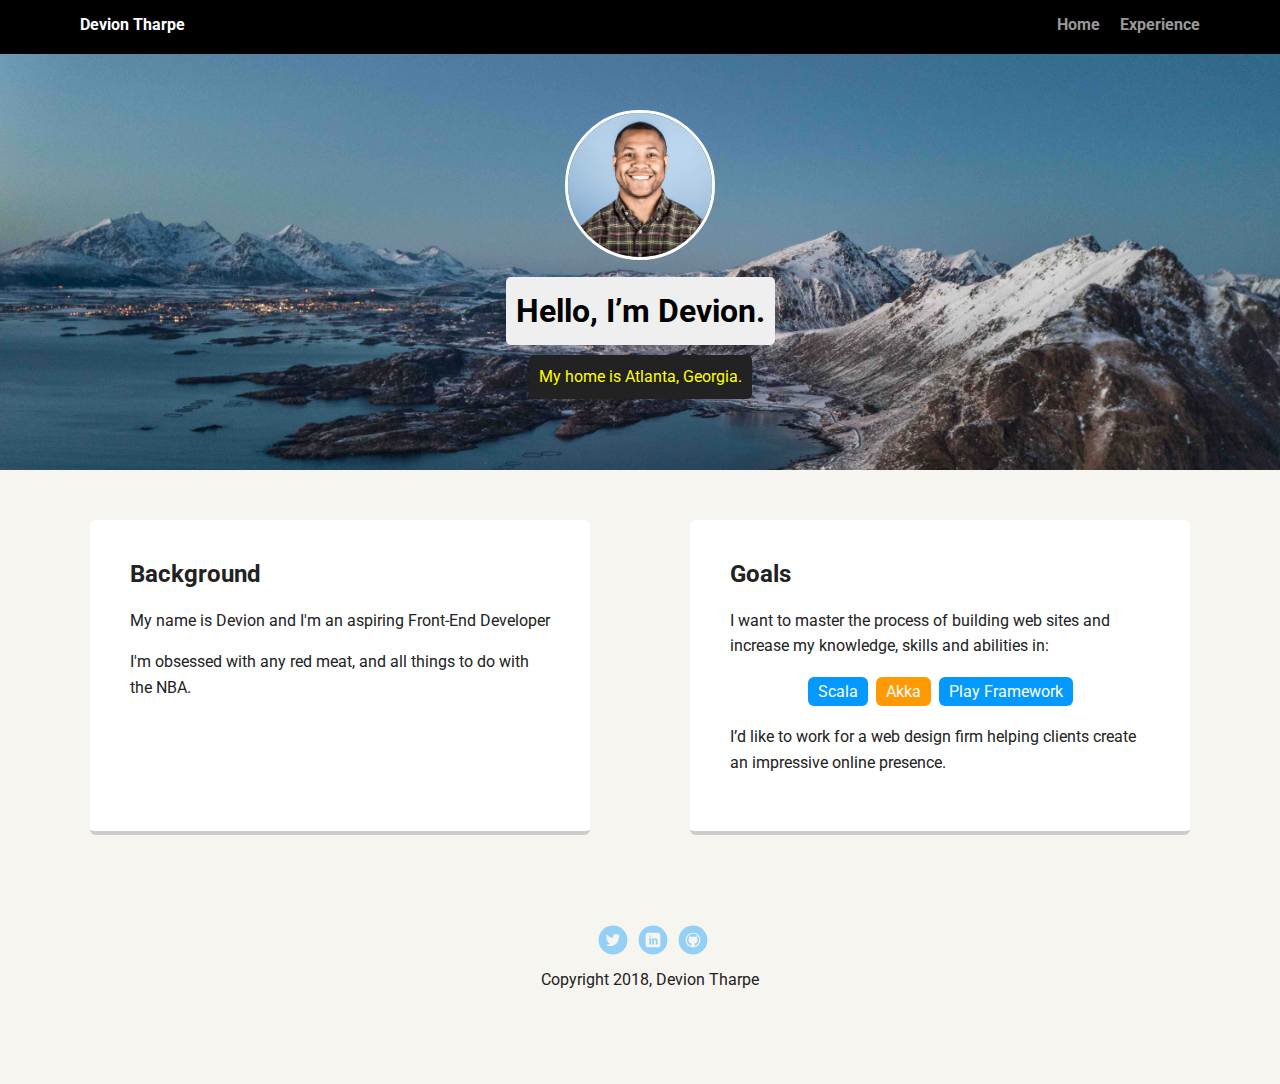
<file: index.html>
<!doctype html>
<html lang="en">
<head>
  <meta charset="utf-8">
  <title>Devion's Profile</title>
  <meta name="viewport" content="width=device-width, initial-scale=1.0">
  <link rel="stylesheet" href="styles.css">
  <link href="https://fonts.googleapis.com/css?family=Muli%7CRoboto:400,300,500,700,900" rel="stylesheet"></head>
  <body>

    <div class="main-nav">
        <ul class="nav">
          <li class="name">Devion Tharpe</li>
          <li><a href="#">Home</a></li>
          <li><a href="experience.html">Experience</a></li>
        </ul>
    </div>

    <header>
      <img src="devion2.jpg" alt="Picture of Devion" class="profile-image">
      <h1 class="tag name">Hello, I’m Devion.</h1>
      <p class="tag location">My home is Atlanta, Georgia.</p>
    </header>

    <main class="flex">
      <div class="card">
        <h2>Background</h2>
        <p>My name is Devion and I'm an aspiring Front-End Developer</p>
        <p>I'm obsessed with any red meat, and all things to do with the NBA.</p>
      </div> 

      <div class="card">
        <h2>Goals</h2>
        <p>I want to master the process of building web sites and increase my knowledge, skills and abilities in:</p>
        <ul class="skills">
          <li>Scala</li>
          <li>Akka</li>
          <li>Play Framework</li>
        </ul>
        <p>I’d like to work for a web design firm helping clients create an impressive online presence.</p>
      </div> 

    </main>
    <footer>
      <ul>
        <li><a href="https://twitter.com/devionthedev" class="social twitter">Twitter</a></li>
        <li><a href="https://www.linkedin.com/in/devion-tharpe-15959211a/" class="social linkedin">LinkedIn</a></li>
        <li><a href="https://github.com/deviontharpe" class="social github">Github</a></li>
      </ul>
      <p class="copyright">Copyright 2018, Devion Tharpe</p>
    </footer>
  </body>
  </html>
</file>
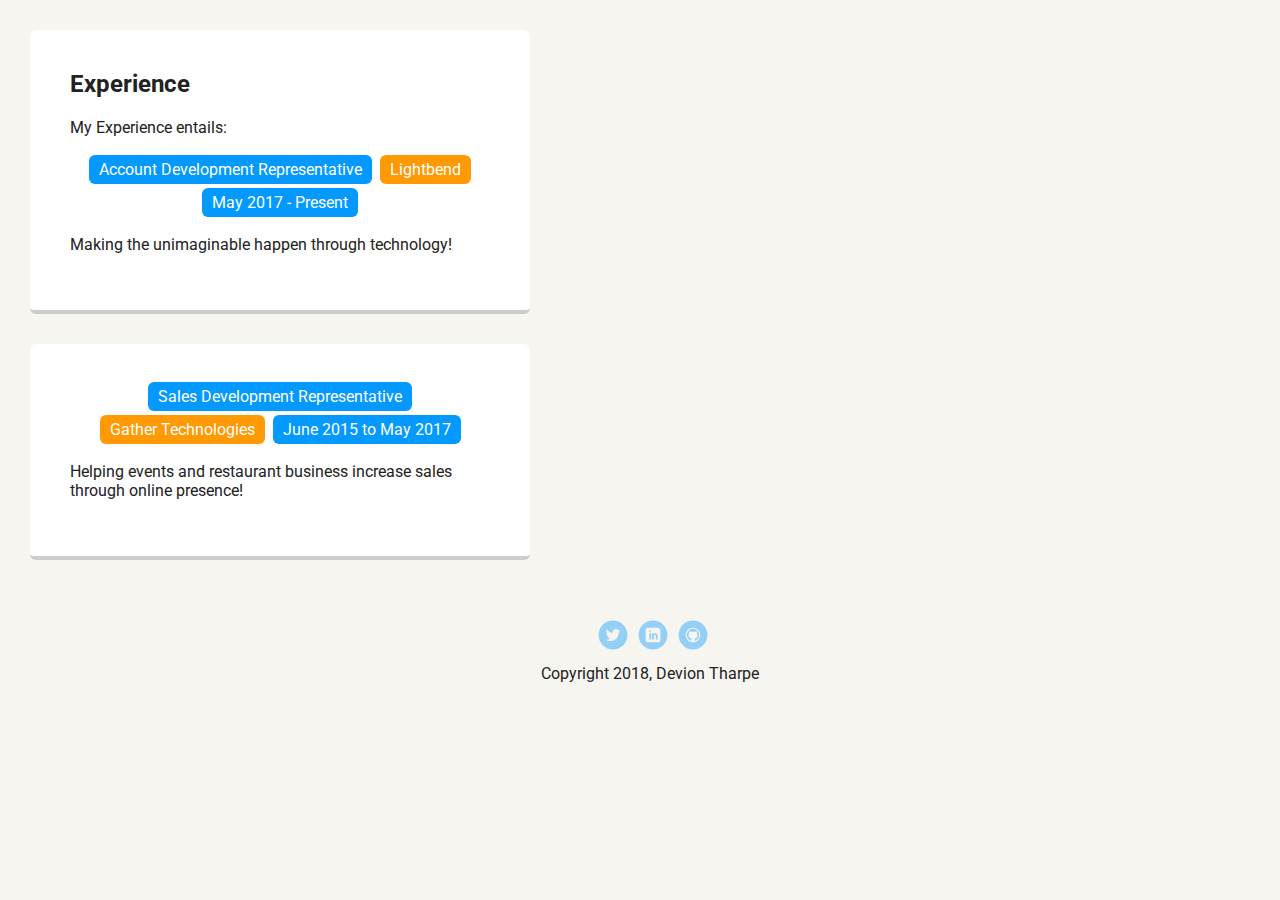
<file: experience.html>
<!doctype html>
<html lang="en">

<head>
  <meta charset="utf-8">
  <title>Devion's Profile</title>
  <meta name="viewport" content="width=device-width, initial-scale=1.0">
  <link rel="stylesheet" href="styles.css">
  <link href="https://fonts.googleapis.com/css?family=Muli%7CRoboto:400,300,500,700,900" rel="stylesheet">
</head>

<body>

    <div class="card">
      <h2>Experience</h2>
      <p>My Experience entails:</p>
      <ul class="skills">
        <li>Account Development Representative</li>
        <li>Lightbend</li>
        <li>May 2017 - Present</li>
      </ul>
      <p>Making the unimaginable happen through technology!</p>
    </div>
    <div class="card">
      <ul class="skills">
        <li>Sales Development Representative</li>
        <li>Gather Technologies</li>
        <li>June 2015 to May 2017</li>
      </ul>
      <p>Helping events and restaurant business increase sales through online presence!</p>
    </div>

  <footer>
    <ul>
      <li>
        <a href="https://twitter.com/devionthedev" class="social twitter">Twitter</a>
      </li>
      <li>
        <a href="https://www.linkedin.com/in/devion-tharpe-15959211a/" class="social linkedin">LinkedIn</a>
      </li>
      <li>
        <a href="https://github.com/deviontharpe" class="social github">Github</a>
      </li>
    </ul>
    <p class="copyright">Copyright 2018, Devion Tharpe</p>
  </footer>
</body>

</html>
</file>
<file: styles.css>
/* Global Layout Set-up */
* { 
  box-sizing: border-box;
}
  
body {
  margin: 0;
  padding: 0;
  text-align: center;
  font-family: 'Roboto', sans-serif;
  color: #222;
  background: #f7f5f0;
}
/* Link Styles */

a {
  text-decoration: none;
  color: #999;
}
a:hover {
  color: #6633ff;
}

/* Section Styles */

.main-nav {
  width: 100%;
  background: black;
  min-height: 30px;
  padding: 10px;
  position: fixed;
  text-align: center;
}
.nav {
  display: flex;
  justify-content: space-around;
  font-weight: 700;
  list-style-type: none;
  margin: 0 auto;
  padding: 0;
}

.nav .name {
    display: block;
    margin-right: auto;
    color: white;
}
.nav li {
  padding: 5px 10px 10px 10px;
}
.nav a {
  transition: all .5s;
}
.nav a:hover {
  color: white
}

header {
  text-align: center;
  background: url('mountains2.jpg') no-repeat top center ;
  background-size: cover;
  overflow: hidden;
  padding-top: 60px;
}
header {
  line-height: 1.5;
}
header .profile-image {
  margin-top: 50px;
  width: 150px;
  height: 150px;
  border-radius: 50%;
  border: 3px solid white;
  transition: all .5s;
}
header .profile-image:hover {
  transform: scale(1.2) rotate(5deg);
}
.tag {
  background-color: #efefef;
  color: black;
  padding: 10px;
  border-radius: 5px;
  display: table;
  margin: 10px auto;
} 
.location {
  background-color: #222;
  color: yellow;
}
.card {
  margin: 30px;
  padding: 20px 40px 40px;
  max-width: 500px;
  text-align: left;
  background: #fff;
  border-bottom: 4px solid #ccc;
  border-radius: 6px;
  transition: all .5s;
}
.card:hover {
  border-color: #ff99ff;
}

ul.skills {
  padding: 0;
  text-align: center;
}

.skills li {
  border-radius: 6px;
  display: inline-block;
  background: #ff9904;
  color: white;
  padding: 5px 10px;
  margin: 2px;
}

.skills li:nth-child(odd) {
  background: #0399ff;
}

footer {
  width: 100%;
  min-height: 30px;
  padding: 20px 0 40px 20px;
}

footer .copyright {
  top: -8px;
  font-size: .75em;
}

footer ul {
  list-style-type: none;
  margin: 0;
  padding: 0;
}

footer ul li {
  display: inline-block;
}

a.social {
  display: inline-block;
  text-indent: -9999px;
  margin-left: 5px;
  width: 30px;
  height: 30px;
  background-size: 30px 30px;
  opacity: .4;
  transition: all .5s;
}
a.twitter {
  background-image: url(twitter.svg);
}
a.linkedin {
  background-image: url(linkedin.svg);
}
a.github {
  background-image: url(github.svg);
}
a.social:hover {
  opacity: 1;
}
.clearfix {
  clear: both;
}

/* Styles for larger screens */
@media screen and (min-width: 720px) {
  
  .flex {
      display: -ms-flexbox;      /* TWEENER - IE 10 */
      display: flex; 
      max-width: 1200px;
      -ms-flex-pack: distribute;
      justify-content: space-around;
      margin: 0 auto;
  }

  header {
    min-height: 470px;
  }

  .nav {
    max-width: 1200px;
    padding: 0 30px;
  }


  main {
    padding-top: 20px;
  }

  main p {
    line-height: 1.6em;
  }

  footer {
    font-size: 1.3em;
    max-width: 1200px;
    margin: 40px auto;
  }

}
</file>
